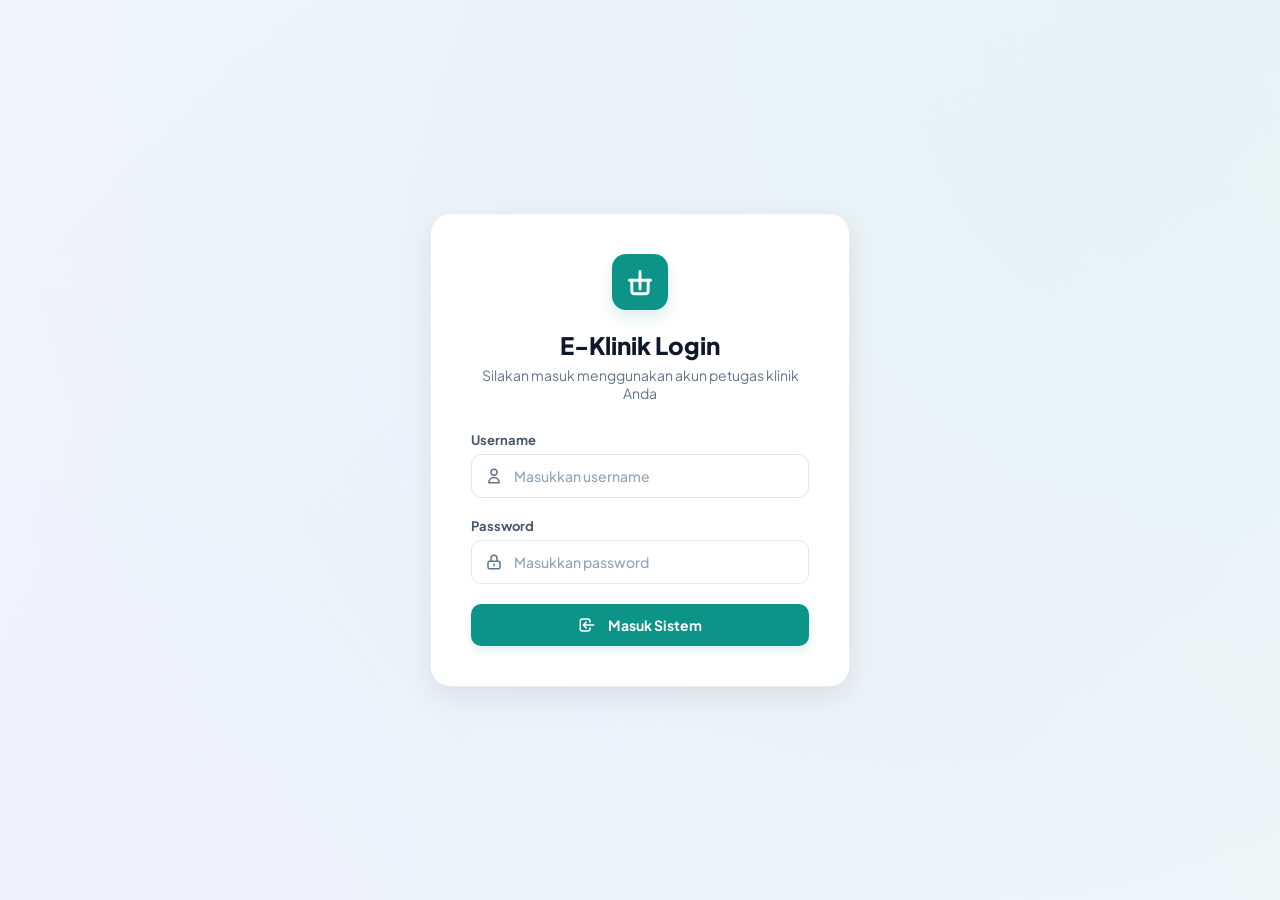
<file: index.html>
<!DOCTYPE html>
<!--
====================================================================
TUGAS AKHIR SEMESTER - MATA KULIAH STRUKTUR DATA
Nama kelompok        : Anggara Ardana Putra Pratama (225140306)
                       Muhammad Rafly Ramadhan (2251402)
                       Aulya Dmayanti Septina F (225140300)
Program Studi        : Teknik Informatika (2 ITA2)
Deskripsi            : Implementasi Struktur Data Antrean (Queue) & Antrean Prioritas (Priority Queue)
                       pada Sistem Informasi E-Klinik Medika.
====================================================================
-->
<html lang="id">

<head>
    <meta charset="UTF-8">
    <meta name="viewport" content="width=device-width, initial-scale=1.0">
    <title>Tugas Akhir Struktur Data - E-Klinik App</title>
    <link rel="preconnect" href="https://fonts.googleapis.com">
    <link rel="preconnect" href="https://fonts.gstatic.com" crossorigin>
    <link href="https://fonts.googleapis.com/css2?family=Plus+Jakarta+Sans:wght@300;400;500;600;700;800&display=swap"
        rel="stylesheet">

    <link rel="stylesheet" href="css/style.css">
</head>

<body>

    <div id="toastContainer"></div>

    <div class="modal-overlay" id="searchModal">
        <div class="modal-card">
            <div class="modal-icon-container" id="modalIcon">
            </div>
            <h3 id="modalTitle">Judul Dialog</h3>
            <p id="modalBody">Keterangan hasil pencarian akan muncul di bagian ini.</p>
            <button class="btn btn-secondary" style="margin-top: 10px;" onclick="closeModal()">Tutup</button>
        </div>
    </div>

    <div class="login-wrapper" id="loginScreen">
        <div class="login-container">
            <div class="login-logo">
                <svg viewBox="0 0 24 24">
                    <path d="M19 10.5V20a2 2 0 0 1-2 2H7a2 2 0 0 1-2-2v-9.5" stroke-linecap="round"
                        stroke-linejoin="round" />
                    <path d="M12 3v15M3 10.5h18" stroke-linecap="round" />
                </svg>
            </div>
            <h2>E-Klinik Login</h2>
            <p>Silakan masuk menggunakan akun petugas klinik Anda</p>

            <div class="login-error" id="loginErrorMsg">Username atau Password salah!</div>

            <div class="form-group">
                <label for="username">Username</label>
                <div class="input-icon-wrapper">
                    <svg fill="none" stroke="currentColor" viewBox="0 0 24 24">
                        <path stroke-linecap="round" stroke-linejoin="round" stroke-width="2"
                            d="M16 7a4 4 0 11-8 0 4 4 0 018 0zM12 14a7 7 0 00-7 7h14a7 7 0 00-7-7z"></path>
                    </svg>
                    <input type="text" id="username" placeholder="Masukkan username">
                </div>
            </div>
            <div class="form-group">
                <label for="password">Password</label>
                <div class="input-icon-wrapper">
                    <svg fill="none" stroke="currentColor" viewBox="0 0 24 24">
                        <path stroke-linecap="round" stroke-linejoin="round" stroke-width="2"
                            d="M12 15v2m-6 4h12a2 2 0 002-2v-6a2 2 0 00-2-2H6a2 2 0 00-2 2v6a2 2 0 002 2zm10-10V7a4 4 0 00-8 0v4h8z">
                        </path>
                    </svg>
                    <input type="password" id="password" placeholder="Masukkan password">
                </div>
            </div>
            <button class="btn btn-primary" onclick="prosesLogin()">
                <svg width="18" height="18" fill="none" stroke="currentColor" viewBox="0 0 24 24"
                    style="margin-right: 4px;">
                    <path stroke-linecap="round" stroke-linejoin="round" stroke-width="2"
                        d="M11 16l-4-4m0 0l4-4m-4 4h14m-5 4v1a3 3 0 01-3 3H6a3 3 0 01-3-3V7a3 3 0 013-3h7a3 3 0 013 3v1">
                    </path>
                </svg>
                Masuk Sistem
            </button>
        </div>
    </div>

    <div class="app-wrapper" id="mainAppScreen">
        <header class="app-header">
            <div class="header-brand">
                <div class="brand-logo">
                    <svg viewBox="0 0 24 24">
                        <path d="M19 10.5V20a2 2 0 0 1-2 2H7a2 2 0 0 1-2-2v-9.5" stroke-linecap="round"
                            stroke-linejoin="round" />
                        <path d="M12 3v15M3 10.5h18" stroke-linecap="round" />
                    </svg>
                </div>
                <div class="brand-info">
                    <h1>E-Klinik Medika</h1>
                    <p>Sistem Manajemen Antrean Pasien</p>
                </div>
            </div>

            <div class="header-actions">
                <div class="header-clock-box">
                    <div class="header-time" id="liveClock">00:00:00</div>
                    <div class="header-date" id="liveDate">Selasa, 9 Juni 2026</div>
                </div>

                <div class="user-profile">
                    <div class="user-avatar" id="userAvatar">A</div>
                    <div class="user-meta">
                        <div class="user-name" id="profileName">Administrator</div>
                        <div class="user-role" id="profileRole">Petugas Klinik</div>
                    </div>
                </div>

                <button class="btn-header-logout" onclick="prosesLogout()">
                    <svg viewBox="0 0 24 24">
                        <path stroke-linecap="round" stroke-linejoin="round" stroke-width="2"
                            d="M17 16l4-4m0 0l-4-4m4 4H7m6 4v1a3 3 0 01-3 3H6a3 3 0 01-3-3V7a3 3 0 013-3h4a3 3 0 013 3v1" />
                    </svg>
                    Keluar
                </button>
            </div>
        </header>

        <main class="app-main">
            <div class="stats-grid">
                <div class="stat-card primary">
                    <div class="stat-icon">
                        <svg viewBox="0 0 24 24">
                            <path stroke-linecap="round" stroke-linejoin="round"
                                d="M17 20h5v-2a3 3 0 00-5.356-1.857M17 20H7m10 0v-2c0-.656-.126-1.283-.356-1.857M7 20H2v-2a3 3 0 015.356-1.857M7 20v-2c0-.656.126-1.283.356-1.857m0 0a5.002 5.002 0 019.288 0M15 7a3 3 0 11-6 0 3 3 0 016 0zm6 3a2 2 0 11-4 0 2 2 0 014 0zM7 10a2 2 0 11-4 0 2 2 0 014 0z" />
                        </svg>
                    </div>
                    <div class="stat-info">
                        <div class="stat-label">Total Antrean</div>
                        <div class="stat-value" id="statTotalQueue">0</div>
                    </div>
                </div>
                <div class="stat-card indigo">
                    <div class="stat-icon">
                        <svg viewBox="0 0 24 24">
                            <path stroke-linecap="round" stroke-linejoin="round"
                                d="M9 5H7a2 2 0 00-2 2v12a2 2 0 002 2h10a2 2 0 002-2V7a2 2 0 00-2-2h-2M9 5a2 2 0 002 2h2a2 2 0 002-2M9 5a2 2 0 012-2h2a2 2 0 012 2m-3 7h3m-3 4h3m-6-4h.01M9 16h.01" />
                        </svg>
                    </div>
                    <div class="stat-info">
                        <div class="stat-label">Pasien Reguler</div>
                        <div class="stat-value" id="statRegulerQueue">0</div>
                    </div>
                </div>
                <div class="stat-card danger">
                    <div class="stat-icon">
                        <svg viewBox="0 0 24 24">
                            <path stroke-linecap="round" stroke-linejoin="round"
                                d="M12 9v2m0 4h.01m-6.938 4h13.856c1.54 0 2.502-1.667 1.732-3L13.732 4c-.77-1.333-2.694-1.333-3.464 0L3.34 16c-.77 1.333.192 3 1.732 3z" />
                        </svg>
                    </div>
                    <div class="stat-info">
                        <div class="stat-label">Pasien Gawat Darurat</div>
                        <div class="stat-value" id="statIgdQueue">0</div>
                    </div>
                </div>
                <div class="stat-card success">
                    <div class="stat-icon">
                        <svg viewBox="0 0 24 24">
                            <path stroke-linecap="round" stroke-linejoin="round"
                                d="M9 12l2 2 4-4m6 2a9 9 0 11-18 0 9 9 0 0118 0z" />
                        </svg>
                    </div>
                    <div class="stat-info">
                        <div class="stat-label">Selesai Diperiksa</div>
                        <div class="stat-value" id="statCompleted">0</div>
                    </div>
                </div>
            </div>

            <div class="dashboard-grid">
                <div class="dashboard-sidebar">
                    <div class="card">
                        <div class="card-header-icon">
                            <svg viewBox="0 0 24 24">
                                <path stroke-linecap="round" stroke-linejoin="round"
                                    d="M18 9v3m0 0v3m0-3h3m-3 0h-3m-2-5a4 4 0 11-8 0 4 4 0 018 0zM3 20a6 6 0 0112 0v1H3v-1z" />
                            </svg>
                            <h3>Pendaftaran Pasien Baru</h3>
                        </div>

                        <div class="form-group">
                            <label for="patientName">Nama Pasien</label>
                            <input type="text" id="patientName" placeholder="">
                        </div>

                        <div class="form-group">
                            <label for="queueType">Kategori Layanan</label>
                            <div class="form-select-wrapper">
                                <select id="queueType" onchange="togglePrioritySelect()">
                                    <option value="reguler">Antrean Reguler (Poli Umum / FIFO)</option>
                                    <option value="igd">Antrean Darurat (IGD / Priority Queue)</option>
                                </select>
                            </div>
                        </div>

                        <div class="form-group" id="priorityGroup" style="display: none;">
                            <label for="priorityLevel">Tingkat Kegawatan (Skala Urgensi)</label>
                            <div class="form-select-wrapper">
                                <select id="priorityLevel">
                                    <option value="1">Skala 1 - Sangat Kritis (IGD Merah)</option>
                                    <option value="2">Skala 2 - Gawat Darurat (IGD Kuning)</option>
                                    <option value="3">Skala 3 - Cedera Ringan (IGD Hijau)</option>
                                </select>
                            </div>
                        </div>

                        <div class="form-info-alert" id="serviceInfoAlert">
                            <svg viewBox="0 0 24 24">
                                <path stroke-linecap="round" stroke-linejoin="round"
                                    d="M13 16h-1v-4h-1m1-4h.01M21 12a9 9 0 11-18 0 9 9 0 0118 0z" />
                            </svg>
                            <div>
                                <strong>Antrean Reguler (FIFO):</strong> Pasien akan diperiksa secara berurutan sesuai
                                urutan waktu kedatangan murni.
                            </div>
                        </div>

                        <button class="btn btn-primary" onclick="tambahPasien()">
                            <svg width="18" height="18" fill="none" stroke="currentColor" viewBox="0 0 24 24">
                                <path stroke-linecap="round" stroke-linejoin="round" stroke-width="2.5"
                                    d="M12 9v3m0 0v3m0-3h3m-3 0h-3m-2-5a4 4 0 11-8 0 4 4 0 018 0zM3 20a6 6 0 0112 0v1H3v-1z" />
                            </svg>
                            Daftarkan ke Antrean (Add)
                        </button>
                    </div>

                    <div class="card">
                        <div class="card-header-icon">
                            <svg viewBox="0 0 24 24">
                                <path stroke-linecap="round" stroke-linejoin="round"
                                    d="M15.536 8.464a5 5 0 010 7.072m2.828-9.9a9 9 0 010 12.728M5.586 15H4a1 1 0 01-1-1v-4a1 1 0 011-1h1.586l4.707-4.707C10.923 3.663 12 4.109 12 5v14c0 .891-1.077 1.337-1.707.707L5.586 15z" />
                            </svg>
                            <h3>Panggil & Periksa Pasien</h3>
                        </div>

                        <div class="btn-call-group">
                            <button class="btn btn-primary"
                                style="background-color: var(--primary); box-shadow: 0 4px 10px var(--primary-glow);"
                                onclick="panggilReguler()">
                                <svg width="18" height="18" fill="none" stroke="currentColor" viewBox="0 0 24 24">
                                    <path stroke-linecap="round" stroke-linejoin="round" stroke-width="2.5"
                                        d="M9 5l7 7-7 7" />
                                </svg>
                                Panggil Reguler (FIFO)
                            </button>
                            <button class="btn btn-danger" onclick="panggilIGD()">
                                <svg width="18" height="18" fill="none" stroke="currentColor" viewBox="0 0 24 24">
                                    <path stroke-linecap="round" stroke-linejoin="round" stroke-width="2.5"
                                        d="M13 10V3L4 14h7v7l9-11h-7z" />
                                </svg>
                                Panggil IGD (Prioritas)
                            </button>
                        </div>
                    </div>
                </div>

                <div class="dashboard-content">
                    <div class="card">
                        <div class="queue-header-info">
                            <div class="card-header-icon"
                                style="margin-bottom: 0; border-bottom: none; padding-bottom: 0;">
                                <svg viewBox="0 0 24 24">
                                    <path stroke-linecap="round" stroke-linejoin="round" d="M4 6h16M4 12h16M4 18h16" />
                                </svg>
                                <h3>Jalur Antrean Reguler (FIFO)</h3>
                            </div>
                            <div class="queue-direction-indicator">
                                <svg viewBox="0 0 24 24">
                                    <path stroke-linecap="round" stroke-linejoin="round"
                                        d="M10 19l-7-7m0 0l7-7m-7 7h18" />
                                </svg>
                                Aliran FIFO (Kiri ke Depan/Kanan)
                            </div>
                        </div>
                        <p class="queue-subtext" style="margin-bottom: 12px;">
                            Pasien dipanggil berurutan dari ujung kanan (terdepan) ke ujung kiri (terbelakang).
                        </p>
                        <div class="queue-wrapper" id="regulerQueueVisual">
                            <div class="empty-text">Belum ada pasien di antrean reguler.</div>
                        </div>
                    </div>

                    <div class="card">
                        <div class="queue-header-info">
                            <div class="card-header-icon"
                                style="margin-bottom: 0; border-bottom: none; padding-bottom: 0;">
                                <svg viewBox="0 0 24 24" style="color: var(--danger);">
                                    <path stroke-linecap="round" stroke-linejoin="round"
                                        d="M12 9v2m0 4h.01m-6.938 4h13.856c1.54 0 2.502-1.667 1.732-3L13.732 4c-.77-1.333-2.694-1.333-3.464 0L3.34 16c-.77 1.333.192 3 1.732 3z" />
                                </svg>
                                <h3>Jalur Antrean Gawat Darurat (IGD - Priority Queue)</h3>
                            </div>
                            <div class="queue-direction-indicator igd-indicator">
                                <svg viewBox="0 0 24 24">
                                    <path stroke-linecap="round" stroke-linejoin="round"
                                        d="M13 10V3L4 14h7v7l9-11h-7z" />
                                </svg>
                                Prioritas Tingkat Kegawatan (1-3)
                            </div>
                        </div>
                        <p class="queue-subtext" style="margin-bottom: 12px;">
                            Sistem otomatis melakukan <strong>Sorting Ascending</strong>. Pasien Skala 1 (Sangat Kritis)
                            digeser paksa ke posisi paling depan.
                        </p>
                        <div class="queue-wrapper" id="igdQueueVisual">
                            <div class="empty-text">Belum ada pasien di IGD.</div>
                        </div>
                    </div>

                    <div class="card">
                        <div class="card-header-icon">
                            <svg viewBox="0 0 24 24">
                                <path stroke-linecap="round" stroke-linejoin="round"
                                    d="M21 21l-6-6m2-5a7 7 0 11-14 0 7 7 0 0114 0z" />
                            </svg>
                            <h3>Pencarian Data & Log Riwayat Pemeriksaan</h3>
                        </div>

                        <div class="search-row">
                            <div class="form-group" style="margin-bottom: 0; flex: 1;">
                                <div class="input-icon-wrapper">
                                    <svg viewBox="0 0 24 24" fill="none" stroke="currentColor">
                                        <path stroke-linecap="round" stroke-linejoin="round" stroke-width="2"
                                            d="M21 21l-6-6m2-5a7 7 0 11-14 0 7 7 0 0114 0z" />
                                    </svg>
                                    <input type="text" id="searchKey"
                                        placeholder="Cari nama pasien yang sudah diperiksa...">
                                </div>
                            </div>
                            <button class="btn btn-primary" style="width: auto; margin:0;" onclick="cariPasien()">
                                Cari Pasien
                            </button>
                        </div>

                        <div class="log-list-container">
                            <ul class="log-list" id="logSystem">
                                <li class="log-info">[Sistem] Aplikasi E-Klinik siap digunakan.</li>
                            </ul>
                        </div>
                    </div>
                </div>
            </div>
        </main>

        <footer class="app-footer">
            <p>&copy; E-Klinik Medika. Tugas Akhir Praktikum Struktur Data - Queue & Searching.</p>
        </footer>
    </div>

    <script src="js/script.js"></script>
</body>

</html>
</file>
<file: css/style.css>
/* ==================== GLOBAL TOKENS & RESET ==================== */
        :root {
            --primary: #0d9488;
            --primary-hover: #0f766e;
            --primary-glow: rgba(13, 148, 136, 0.15);
            --bg-page: #f8fafc;
            --bg-sidebar: #0f172a;
            --card-bg: #ffffff;
            --text-main: #1e293b;
            --text-muted: #64748b;
            --border: #e2e8f0;
            --danger: #ef4444;
            --danger-hover: #dc2626;
            --danger-glow: rgba(239, 68, 68, 0.15);
            --warning: #f59e0b;
            --warning-glow: rgba(245, 158, 11, 0.15);
            --success: #10b981;
            --success-glow: rgba(16, 185, 129, 0.15);
            --indigo: #6366f1;
            --shadow-sm: 0 1px 2px 0 rgba(0, 0, 0, 0.05);
            --shadow-md: 0 4px 6px -1px rgba(0, 0, 0, 0.05), 0 2px 4px -2px rgba(0, 0, 0, 0.05);
            --shadow-lg: 0 10px 15px -3px rgba(0, 0, 0, 0.08), 0 4px 6px -4px rgba(0, 0, 0, 0.08);
            --shadow-xl: 0 20px 25px -5px rgba(0, 0, 0, 0.1), 0 8px 10px -6px rgba(0, 0, 0, 0.1);
        }

        * {
            box-sizing: border-box;
            margin: 0;
            padding: 0;
            font-family: 'Plus Jakarta Sans', -apple-system, BlinkMacSystemFont, "Segoe UI", Roboto, sans-serif;
            transition: background-color 0.2s, border-color 0.2s;
        }

        body {
            background-color: var(--bg-page);
            color: var(--text-main);
            min-height: 100vh;
            display: flex;
            flex-direction: column;
            justify-content: center;
            align-items: center;
            padding: 0;
            overflow-x: hidden;
        }

        /* Custom Scrollbar */
        ::-webkit-scrollbar {
            width: 8px;
            height: 8px;
        }

        ::-webkit-scrollbar-track {
            background: #f1f5f9;
            border-radius: 4px;
        }

        ::-webkit-scrollbar-thumb {
            background: #cbd5e1;
            border-radius: 4px;
        }

        ::-webkit-scrollbar-thumb:hover {
            background: #94a3b8;
        }

        /* ==================== TOAST & MODAL NOTIFICATION ==================== */
        #toastContainer {
            position: fixed;
            top: 20px;
            right: 20px;
            z-index: 9999;
            display: flex;
            flex-direction: column;
            gap: 10px;
            max-width: 380px;
            width: 90%;
        }

        .toast {
            background: #ffffff;
            border-left: 5px solid var(--primary);
            padding: 16px;
            border-radius: 8px;
            box-shadow: var(--shadow-xl);
            display: flex;
            align-items: flex-start;
            gap: 12px;
            animation: slideInRight 0.3s cubic-bezier(0.16, 1, 0.3, 1) forwards;
            opacity: 0;
        }

        .toast.success {
            border-left-color: var(--success);
        }

        .toast.danger {
            border-left-color: var(--danger);
        }

        .toast.warning {
            border-left-color: var(--warning);
        }

        .toast.info {
            border-left-color: var(--indigo);
        }

        .toast-content {
            flex: 1;
        }

        .toast-title {
            font-weight: 700;
            font-size: 14px;
            color: var(--text-main);
            margin-bottom: 2px;
        }

        .toast-msg {
            font-size: 13px;
            color: var(--text-muted);
            line-height: 1.4;
        }

        /* Custom Dialog Modal (For Search Result) */
        .modal-overlay {
            position: fixed;
            top: 0;
            left: 0;
            right: 0;
            bottom: 0;
            background: rgba(15, 23, 42, 0.6);
            backdrop-filter: blur(4px);
            z-index: 999;
            display: flex;
            justify-content: center;
            align-items: center;
            opacity: 0;
            pointer-events: none;
            transition: opacity 0.3s ease;
        }

        .modal-overlay.active {
            opacity: 1;
            pointer-events: auto;
        }

        .modal-card {
            background: var(--card-bg);
            border-radius: 16px;
            max-width: 440px;
            width: 90%;
            box-shadow: var(--shadow-xl);
            padding: 28px;
            transform: scale(0.9);
            transition: transform 0.3s cubic-bezier(0.16, 1, 0.3, 1);
            text-align: center;
        }

        .modal-overlay.active .modal-card {
            transform: scale(1);
        }

        .modal-icon-container {
            width: 64px;
            height: 64px;
            border-radius: 50%;
            display: flex;
            align-items: center;
            justify-content: center;
            margin: 0 auto 20px;
        }

        .modal-icon-container.success {
            background-color: var(--success-glow);
            color: var(--success);
        }

        .modal-icon-container.danger {
            background-color: var(--danger-glow);
            color: var(--danger);
        }

        .modal-card h3 {
            font-size: 20px;
            font-weight: 700;
            color: var(--text-main);
            margin-bottom: 8px;
            border-bottom: none;
            padding-bottom: 0;
        }

        .modal-card p {
            font-size: 14px;
            color: var(--text-muted);
            margin-bottom: 24px;
            line-height: 1.5;
        }

        /* ==================== SCREEN 1: LOGIN ==================== */
        .login-wrapper {
            width: 100%;
            height: 100vh;
            display: flex;
            justify-content: center;
            align-items: center;
            background: radial-gradient(circle at top right, rgba(13, 148, 136, 0.08), transparent),
                radial-gradient(circle at bottom left, rgba(99, 102, 241, 0.05), transparent),
                #f8fafc;
        }

        .login-container {
            background: var(--card-bg);
            padding: 40px;
            border-radius: 20px;
            box-shadow: 0 10px 30px rgba(15, 23, 42, 0.08), 0 1px 3px rgba(0, 0, 0, 0.02);
            border: 1px solid rgba(226, 232, 240, 0.8);
            max-width: 420px;
            width: 90%;
            text-align: center;
            animation: fadeInUp 0.6s cubic-bezier(0.16, 1, 0.3, 1);
        }

        .login-logo {
            width: 56px;
            height: 56px;
            background: var(--primary);
            color: white;
            border-radius: 14px;
            display: flex;
            align-items: center;
            justify-content: center;
            margin: 0 auto 20px;
            box-shadow: 0 8px 16px var(--primary-glow);
        }

        .login-logo svg {
            width: 28px;
            height: 28px;
            fill: none;
            stroke: currentColor;
            stroke-width: 2.5;
        }

        .login-container h2 {
            font-size: 24px;
            font-weight: 800;
            color: var(--bg-sidebar);
            margin-bottom: 6px;
        }

        .login-container p {
            font-size: 14px;
            color: var(--text-muted);
            margin-bottom: 30px;
        }

        .login-error {
            background-color: var(--danger-glow);
            color: var(--danger);
            padding: 12px 16px;
            border-radius: 8px;
            font-size: 13px;
            margin-bottom: 20px;
            display: none;
            font-weight: 600;
            border: 1px solid rgba(239, 68, 68, 0.2);
            animation: shake 0.4s ease;
        }

        .form-group {
            margin-bottom: 20px;
            text-align: left;
            position: relative;
        }

        .form-group label {
            display: block;
            font-size: 13px;
            font-weight: 700;
            margin-bottom: 6px;
            color: #475569;
        }

        .input-icon-wrapper {
            position: relative;
        }

        .input-icon-wrapper svg {
            position: absolute;
            left: 14px;
            top: 50%;
            transform: translateY(-50%);
            width: 18px;
            height: 18px;
            color: var(--text-muted);
            pointer-events: none;
        }

        .form-group input,
        .form-group select {
            width: 100%;
            padding: 12px 14px 12px 42px;
            border: 1.5px solid var(--border);
            border-radius: 10px;
            font-size: 14px;
            font-weight: 500;
            outline: none;
            color: var(--text-main);
            background: #ffffff;
            transition: all 0.2s;
        }

        .form-group input::placeholder {
            color: #94a3b8;
        }

        .form-group input:focus,
        .form-group select:focus {
            border-color: var(--primary);
            box-shadow: 0 0 0 3px var(--primary-glow);
        }

        .btn {
            display: inline-flex;
            align-items: center;
            justify-content: center;
            width: 100%;
            padding: 12px 20px;
            border: none;
            border-radius: 10px;
            font-weight: 700;
            font-size: 14px;
            cursor: pointer;
            transition: all 0.2s;
            gap: 8px;
        }

        .btn-primary {
            background-color: var(--primary);
            color: white;
            box-shadow: 0 4px 10px var(--primary-glow);
        }

        .btn-primary:hover {
            background-color: var(--primary-hover);
            transform: translateY(-1px);
            box-shadow: 0 6px 12px var(--primary-glow);
        }

        .btn-primary:active {
            transform: translateY(0);
        }

        .btn-secondary {
            background-color: #f1f5f9;
            color: #475569;
            border: 1px solid var(--border);
        }

        .btn-secondary:hover {
            background-color: #e2e8f0;
            color: var(--text-main);
        }

        .btn-danger {
            background-color: var(--danger);
            color: white;
            box-shadow: 0 4px 10px var(--danger-glow);
        }

        .btn-danger:hover {
            background-color: var(--danger-hover);
            transform: translateY(-1px);
            box-shadow: 0 6px 12px var(--danger-glow);
        }

        .btn-danger:active {
            transform: translateY(0);
        }

        /* ==================== SCREEN 2: DASHBOARD UTAMA ==================== */
        .app-wrapper {
            display: none;
            width: 100%;
            min-height: 100vh;
            flex-direction: column;
            background-color: #f1f5f9;
        }

        /* Header / Navbar */
        .app-header {
            background-color: var(--bg-sidebar);
            color: white;
            padding: 18px 30px;
            display: flex;
            align-items: center;
            justify-content: space-between;
            box-shadow: var(--shadow-md);
            position: sticky;
            top: 0;
            z-index: 100;
        }

        .header-brand {
            display: flex;
            align-items: center;
            gap: 12px;
        }

        .brand-logo {
            width: 40px;
            height: 40px;
            background-color: var(--primary);
            border-radius: 10px;
            display: flex;
            align-items: center;
            justify-content: center;
            box-shadow: 0 4px 10px var(--primary-glow);
        }

        .brand-logo svg {
            width: 22px;
            height: 22px;
            fill: none;
            stroke: currentColor;
            stroke-width: 2.5;
        }

        .brand-info h1 {
            font-size: 16px;
            font-weight: 800;
            letter-spacing: -0.2px;
        }

        .brand-info p {
            font-size: 12px;
            color: #94a3b8;
            font-weight: 500;
        }

        .header-actions {
            display: flex;
            align-items: center;
            gap: 20px;
        }

        .header-clock-box {
            background: rgba(255, 255, 255, 0.06);
            padding: 6px 14px;
            border-radius: 8px;
            border: 1px solid rgba(255, 255, 255, 0.08);
            text-align: right;
        }

        .header-time {
            font-family: monospace;
            font-weight: 700;
            font-size: 14px;
            color: #38bdf8;
        }

        .header-date {
            font-size: 10px;
            color: #94a3b8;
            font-weight: 600;
        }

        .user-profile {
            display: flex;
            align-items: center;
            gap: 10px;
            border-left: 1px solid rgba(255, 255, 255, 0.1);
            padding-left: 20px;
        }

        .user-avatar {
            width: 38px;
            height: 38px;
            background-color: var(--primary-glow);
            border: 2px solid var(--primary);
            border-radius: 50%;
            display: flex;
            align-items: center;
            justify-content: center;
            font-weight: 800;
            color: var(--primary);
            font-size: 14px;
            text-transform: uppercase;
        }

        .user-meta {
            text-align: left;
        }

        .user-name {
            font-size: 13px;
            font-weight: 700;
            color: #f8fafc;
            text-transform: capitalize;
        }

        .user-role {
            font-size: 11px;
            color: #94a3b8;
            font-weight: 600;
        }

        .btn-header-logout {
            background-color: rgba(239, 68, 68, 0.1);
            color: var(--danger);
            border: 1px solid rgba(239, 68, 68, 0.2);
            padding: 8px 14px;
            border-radius: 8px;
            font-size: 12px;
            font-weight: 700;
            cursor: pointer;
            transition: all 0.2s;
            display: inline-flex;
            align-items: center;
            gap: 6px;
        }

        .btn-header-logout:hover {
            background-color: var(--danger);
            color: white;
            border-color: var(--danger);
        }

        .btn-header-logout svg {
            width: 14px;
            height: 14px;
            fill: none;
            stroke: currentColor;
            stroke-width: 2.5;
        }

        /* Dashboard Container */
        .app-main {
            flex: 1;
            padding: 30px;
            max-width: 1300px;
            width: 100%;
            margin: 0 auto;
            animation: fadeIn 0.4s ease-out;
        }

        /* Stats Cards */
        .stats-grid {
            display: grid;
            grid-template-columns: repeat(4, 1fr);
            gap: 20px;
            margin-bottom: 25px;
        }

        @media (max-width: 1024px) {
            .stats-grid {
                grid-template-columns: repeat(2, 1fr);
            }
        }

        @media (max-width: 640px) {
            .stats-grid {
                grid-template-columns: 1fr;
            }
        }

        .stat-card {
            background: var(--card-bg);
            border-radius: 14px;
            padding: 20px;
            box-shadow: var(--shadow-sm);
            border: 1px solid var(--border);
            display: flex;
            align-items: center;
            gap: 16px;
            position: relative;
            overflow: hidden;
        }

        .stat-icon {
            width: 48px;
            height: 48px;
            border-radius: 12px;
            display: flex;
            align-items: center;
            justify-content: center;
        }

        .stat-card.primary .stat-icon {
            background: var(--primary-glow);
            color: var(--primary);
        }

        .stat-card.indigo .stat-icon {
            background: rgba(99, 102, 241, 0.1);
            color: var(--indigo);
        }

        .stat-card.danger .stat-icon {
            background: var(--danger-glow);
            color: var(--danger);
        }

        .stat-card.success .stat-icon {
            background: var(--success-glow);
            color: var(--success);
        }

        .stat-icon svg {
            width: 24px;
            height: 24px;
            fill: none;
            stroke: currentColor;
            stroke-width: 2;
        }

        .stat-info {
            flex: 1;
        }

        .stat-label {
            font-size: 12px;
            font-weight: 700;
            color: var(--text-muted);
            text-transform: uppercase;
            letter-spacing: 0.5px;
        }

        .stat-value {
            font-size: 24px;
            font-weight: 800;
            color: var(--text-main);
            margin-top: 2px;
        }

        /* Content Layout Grid */
        .dashboard-grid {
            display: grid;
            grid-template-columns: 380px 1fr;
            gap: 25px;
        }

        @media (max-width: 960px) {
            .dashboard-grid {
                grid-template-columns: 1fr;
            }
        }

        .card {
            background: var(--card-bg);
            border-radius: 16px;
            padding: 24px;
            box-shadow: var(--shadow-sm);
            border: 1px solid var(--border);
            margin-bottom: 25px;
            position: relative;
        }

        .card-header-icon {
            display: flex;
            align-items: center;
            gap: 10px;
            margin-bottom: 18px;
            border-bottom: 1.5px solid #f1f5f9;
            padding-bottom: 12px;
        }

        .card-header-icon svg {
            width: 20px;
            height: 20px;
            color: var(--primary);
            fill: none;
            stroke: currentColor;
            stroke-width: 2;
        }

        .card h3 {
            font-size: 16px;
            font-weight: 700;
            color: var(--text-main);
        }

        /* Form Controls Custom */
        .form-select-wrapper {
            position: relative;
        }

        .form-select-wrapper::after {
            content: '';
            position: absolute;
            right: 14px;
            top: 50%;
            transform: translateY(-50%);
            width: 0;
            height: 0;
            border-left: 5px solid transparent;
            border-right: 5px solid transparent;
            border-top: 5px solid var(--text-muted);
            pointer-events: none;
        }

        .form-group select {
            appearance: none;
            padding-right: 36px;
        }

        .form-info-alert {
            background-color: #f8fafc;
            border: 1px solid var(--border);
            border-radius: 8px;
            padding: 10px 12px;
            font-size: 12px;
            color: var(--text-muted);
            margin-bottom: 15px;
            display: flex;
            gap: 8px;
            align-items: flex-start;
        }

        .form-info-alert svg {
            width: 16px;
            height: 16px;
            color: var(--indigo);
            flex-shrink: 0;
            margin-top: 2px;
            fill: none;
            stroke: currentColor;
            stroke-width: 2;
        }

        .btn-call-group {
            display: grid;
            grid-template-columns: 1fr;
            gap: 12px;
        }

        /* ==================== QUEUE VISUAL PIPELINE ==================== */
        .queue-header-info {
            display: flex;
            justify-content: space-between;
            align-items: center;
            margin-bottom: 12px;
        }

        .queue-subtext {
            font-size: 12px;
            color: var(--text-muted);
        }

        .queue-direction-indicator {
            display: flex;
            align-items: center;
            gap: 6px;
            font-size: 11px;
            font-weight: 700;
            color: var(--primary);
            background-color: var(--primary-glow);
            padding: 4px 8px;
            border-radius: 6px;
        }

        .queue-direction-indicator.igd-indicator {
            color: var(--danger);
            background-color: var(--danger-glow);
        }

        .queue-direction-indicator svg {
            width: 12px;
            height: 12px;
            fill: none;
            stroke: currentColor;
            stroke-width: 2.5;
        }

        .queue-wrapper {
            background: #f8fafc;
            border: 2px dashed #cbd5e1;
            padding: 16px;
            border-radius: 12px;
            min-height: 110px;
            display: flex;
            gap: 12px;
            align-items: center;
            overflow-x: auto;
            position: relative;
        }

        .empty-text {
            color: var(--text-muted);
            font-style: italic;
            text-align: center;
            width: 100%;
            font-size: 13px;
            padding: 20px 0;
        }

        /* Patient Box Cards */
        .patient-box {
            min-width: 130px;
            background: #ffffff;
            color: var(--text-main);
            border: 1.5px solid var(--border);
            padding: 14px 12px;
            border-radius: 10px;
            text-align: center;
            font-size: 13px;
            font-weight: 600;
            box-shadow: var(--shadow-sm);
            position: relative;
            flex-shrink: 0;
            animation: slideInLeft 0.3s cubic-bezier(0.16, 1, 0.3, 1) forwards;
            display: flex;
            flex-direction: column;
            align-items: center;
            gap: 6px;
        }

        .patient-box.priority {
            border-color: rgba(239, 68, 68, 0.2);
            background: linear-gradient(to bottom, #ffffff, #fff5f5);
        }

        .patient-box.priority-1 {
            border-top: 4px solid var(--danger);
        }

        .patient-box.priority-2 {
            border-top: 4px solid var(--warning);
        }

        .patient-box.priority-3 {
            border-top: 4px solid var(--indigo);
        }

        .patient-box.reg-box {
            border-top: 4px solid var(--primary);
        }

        .patient-name-text {
            font-weight: 700;
            color: var(--text-main);
            white-space: nowrap;
            overflow: hidden;
            text-overflow: ellipsis;
            width: 100%;
        }

        .patient-box .badge {
            background: #f1f5f9;
            color: #475569;
            padding: 2px 8px;
            border-radius: 9999px;
            font-weight: 700;
            font-size: 11px;
            border: 1px solid var(--border);
        }

        .patient-box.priority-1 .badge {
            background-color: var(--danger-glow);
            color: var(--danger);
            border-color: rgba(239, 68, 68, 0.1);
        }

        .patient-box.priority-2 .badge {
            background-color: var(--warning-glow);
            color: #b45309;
            border-color: rgba(245, 158, 11, 0.1);
        }

        .patient-box.priority-3 .badge {
            background-color: rgba(99, 102, 241, 0.1);
            color: var(--indigo);
            border-color: rgba(99, 102, 241, 0.1);
        }

        .patient-box.reg-box .badge {
            background-color: var(--primary-glow);
            color: var(--primary);
            border-color: rgba(13, 148, 136, 0.1);
        }

        /* Next Up Glowing Pulse Card */
        .patient-box.next-up {
            box-shadow: 0 0 0 2px var(--success), var(--shadow-md);
            animation: pulseSuccess 2s infinite;
        }

        .next-up-indicator {
            position: absolute;
            top: -12px;
            left: 50%;
            transform: translateX(-50%);
            background-color: var(--success);
            color: white;
            font-size: 9px;
            font-weight: 800;
            padding: 2px 6px;
            border-radius: 4px;
            text-transform: uppercase;
            letter-spacing: 0.3px;
            box-shadow: 0 2px 4px rgba(16, 185, 129, 0.2);
            white-space: nowrap;
        }

        /* Search Log Section */
        .search-row {
            display: flex;
            gap: 10px;
            margin-bottom: 18px;
        }

        .log-list-container {
            background-color: #0f172a;
            border-radius: 10px;
            padding: 15px;
            border: 1px solid #1e293b;
        }

        .log-list {
            list-style: none;
            max-height: 180px;
            overflow-y: auto;
            font-family: 'Consolas', 'Courier New', Courier, monospace;
            font-size: 12px;
            display: flex;
            flex-direction: column;
            gap: 6px;
        }

        .log-list li {
            color: #cbd5e1;
            padding: 6px 8px;
            border-radius: 4px;
            border-left: 3.5px solid #475569;
            background-color: rgba(255, 255, 255, 0.03);
            line-height: 1.4;
        }

        .log-list li.log-info {
            border-left-color: var(--indigo);
            color: #a5b4fc;
        }

        .log-list li.log-success {
            border-left-color: var(--success);
            color: #6ee7b7;
        }

        .log-list li.log-danger {
            border-left-color: var(--danger);
            color: #fca5a5;
        }

        .log-list li.log-warning {
            border-left-color: var(--warning);
            color: #fde047;
        }

        /* Footer */
        .app-footer {
            text-align: center;
            padding: 20px;
            color: var(--text-muted);
            font-size: 12px;
            font-weight: 500;
            border-top: 1px solid var(--border);
            margin-top: auto;
            background-color: white;
        }

        /* ==================== KEYFRAMES & ANIMATIONS ==================== */
        @keyframes fadeIn {
            from {
                opacity: 0;
            }

            to {
                opacity: 1;
            }
        }

        @keyframes fadeInUp {
            from {
                opacity: 0;
                transform: translateY(20px);
            }

            to {
                opacity: 1;
                transform: translateY(0);
            }
        }

        @keyframes slideInRight {
            from {
                opacity: 0;
                transform: translateX(40px);
            }

            to {
                opacity: 1;
                transform: translateX(0);
            }
        }

        @keyframes slideInLeft {
            from {
                opacity: 0;
                transform: translateX(-30px);
            }

            to {
                opacity: 1;
                transform: translateX(0);
            }
        }

        @keyframes shake {

            0%,
            100% {
                transform: translateX(0);
            }

            20%,
            60% {
                transform: translateX(-6px);
            }

            40%,
            80% {
                transform: translateX(6px);
            }
        }

        @keyframes pulseSuccess {
            0% {
                box-shadow: 0 0 0 0px rgba(16, 185, 129, 0.4), var(--shadow-md);
            }

            70% {
                box-shadow: 0 0 0 6px rgba(16, 185, 129, 0), var(--shadow-md);
            }

            100% {
                box-shadow: 0 0 0 0px rgba(16, 185, 129, 0), var(--shadow-md);
            }
        }
</file>
